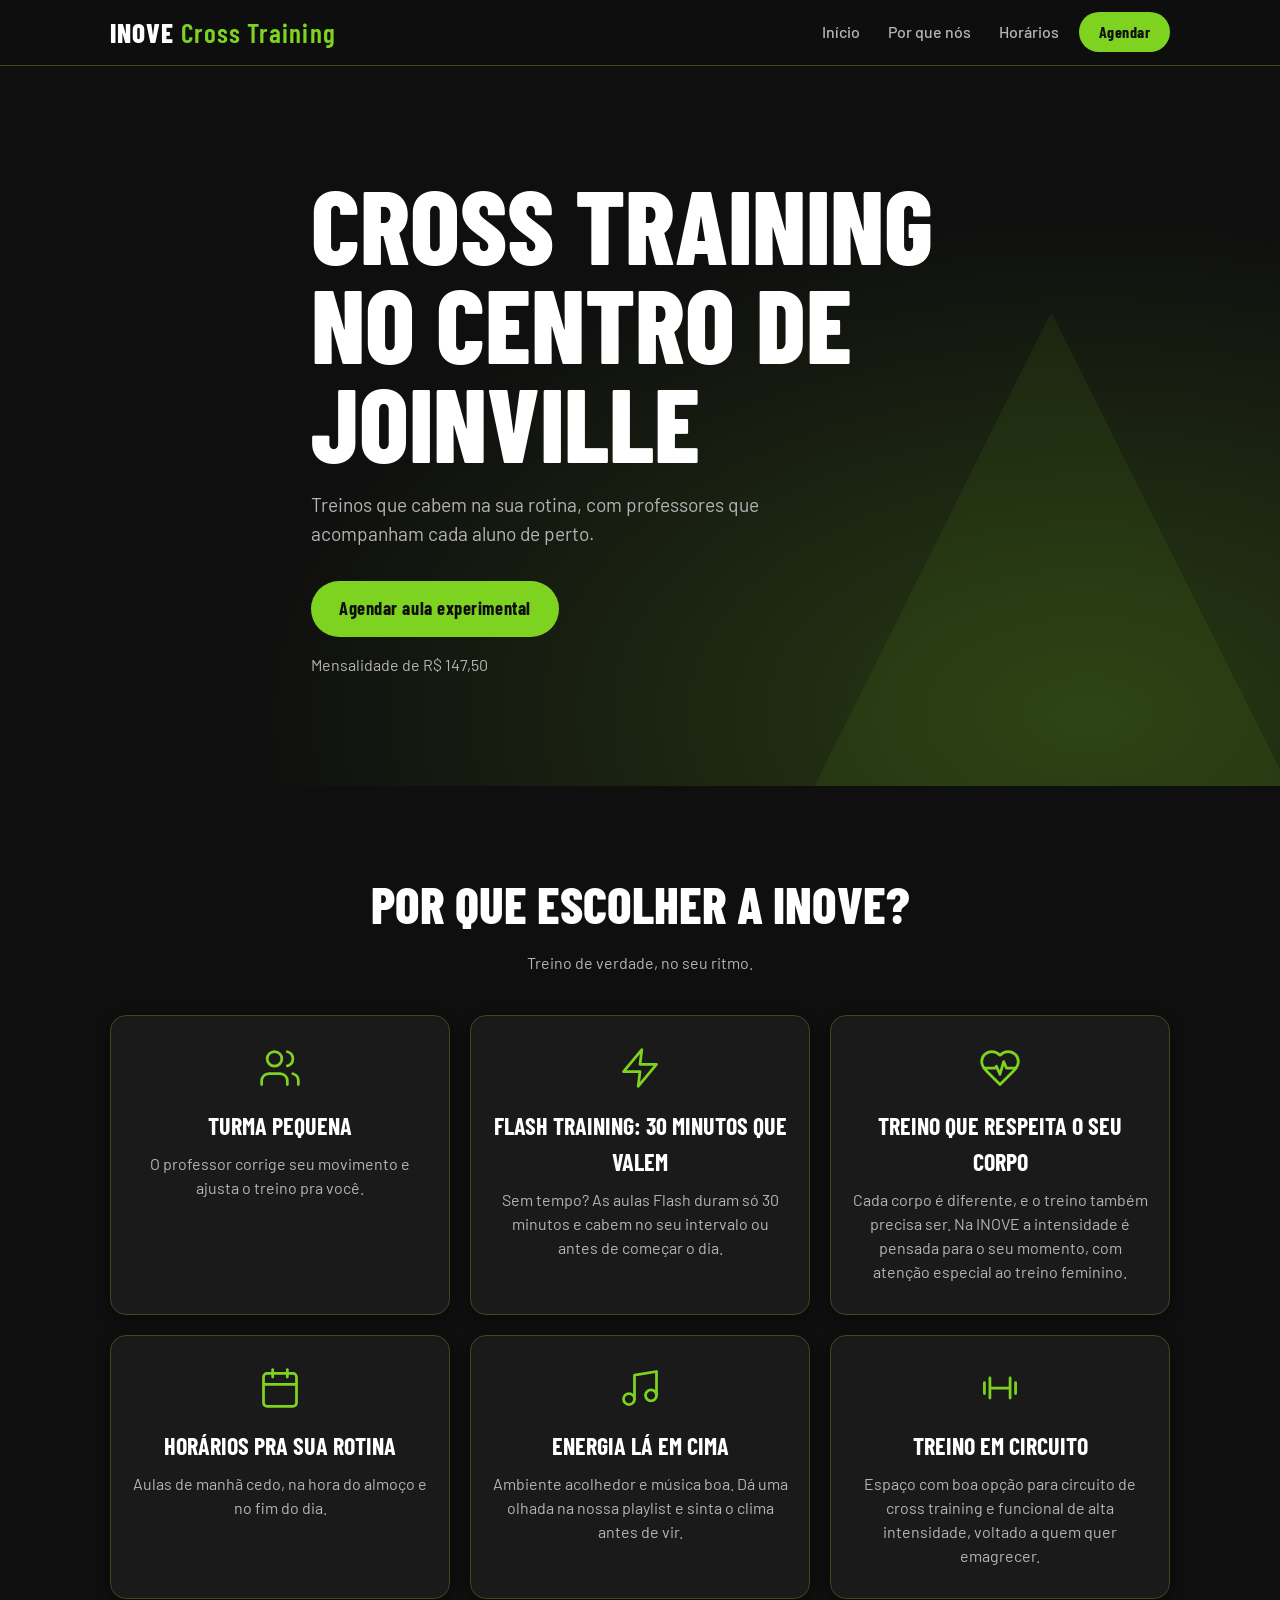
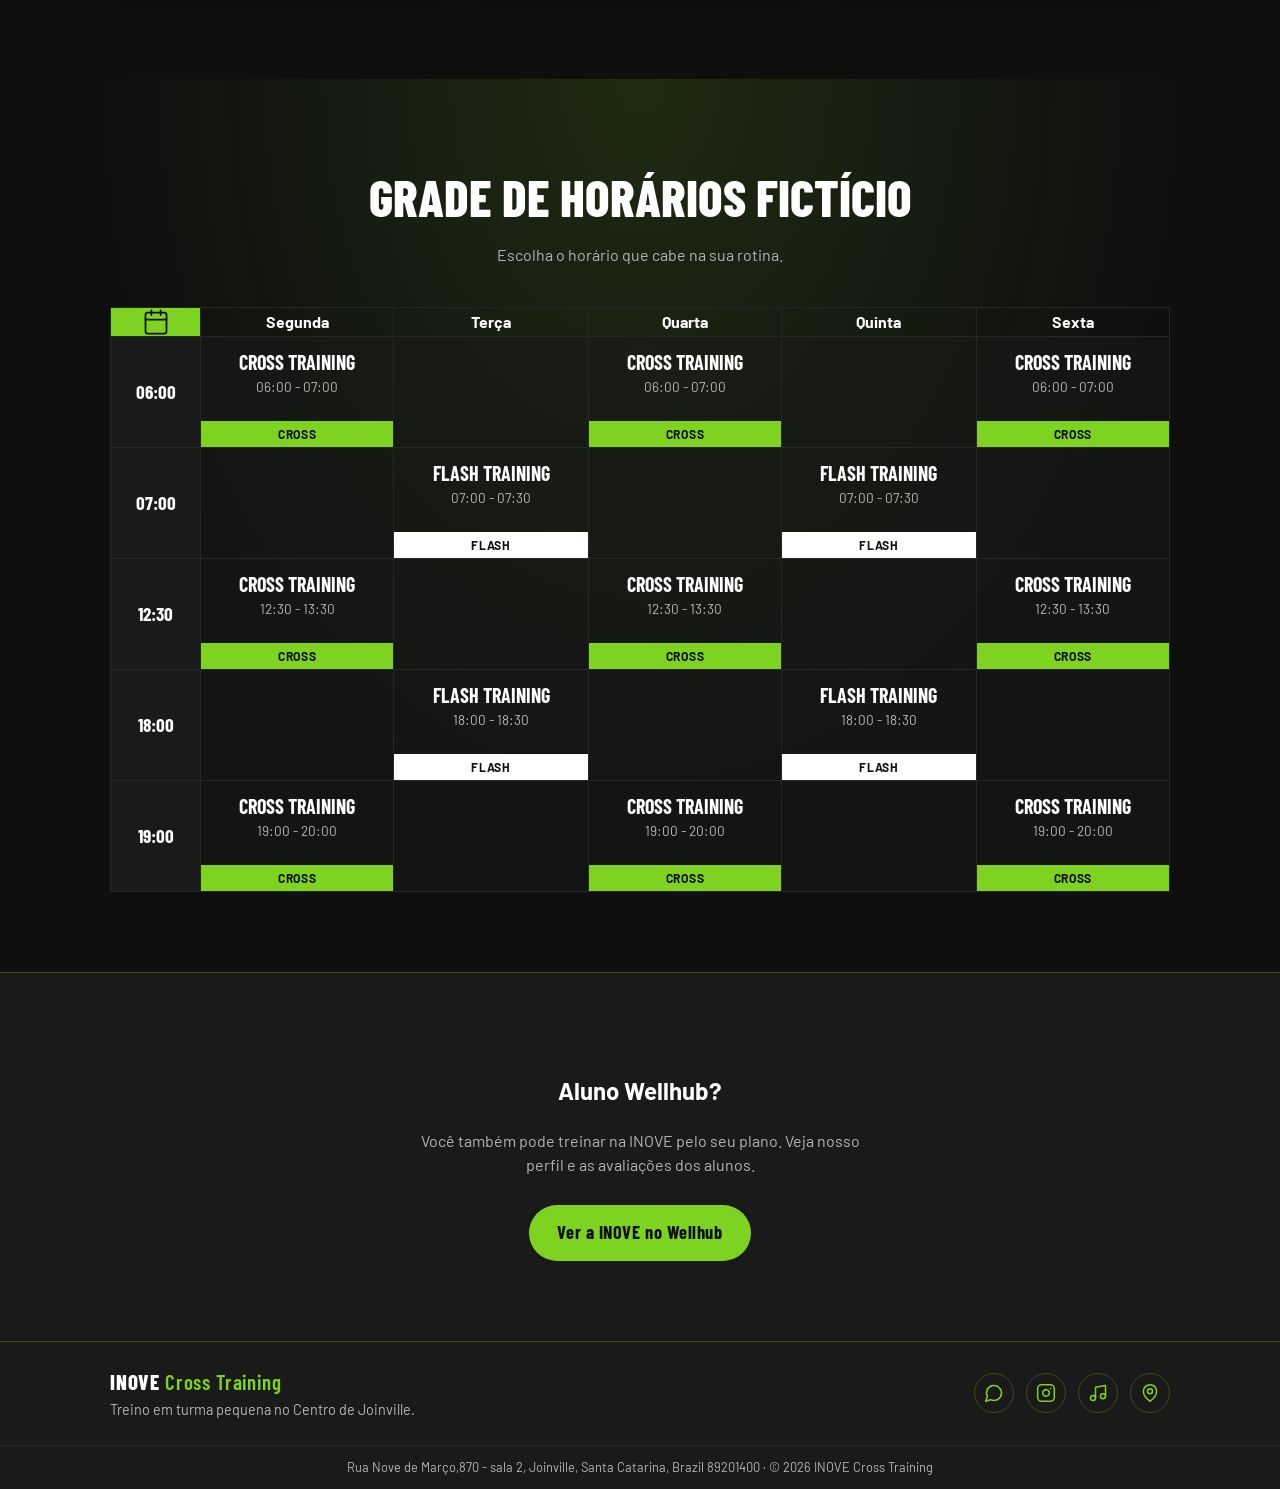
<file: index.html>
<!DOCTYPE html>
<html lang="pt-BR">

<head>
  <meta charset="UTF-8">
  <meta name="viewport" content="width=device-width, initial-scale=1.0">
  <title>INOVE Cross Training | Joinville</title>
  <meta name="description" content="Cross training no Centro de Joinville. Agende sua aula experimental.">
  <link rel="preconnect" href="https://fonts.googleapis.com">
  <link rel="preconnect" href="https://fonts.gstatic.com" crossorigin>
  <link
    href="https://fonts.googleapis.com/css2?family=Barlow:wght@400;500&family=Barlow+Condensed:wght@600;700;800&display=swap"
    rel="stylesheet">
  <link rel="stylesheet" href="landpage.css">
</head>

<body>

  <header class="topo">
    <div class="container barra">
      <a class="logo" href="#inicio">INOVE <span>Cross Training</span></a>
      <nav class="menu" aria-label="Principal">
        <a href="#inicio">Início</a>
        <a href="#por-que">Por que nós</a>
        <a href="#grade-horario">Horários</a>
      </nav>
      <a class="botao botao-menu"
        href="https://wa.me/5547984576441?text=Oi!%20Quero%20agendar%20minha%20aula%20experimental%20na%20INOVE"
        target="_blank" rel="noopener">Agendar</a>
    </div>
  </header>

  <main>
    <section class="hero" id="inicio">
      <div class="container hero-conteudo">
        <h1>Cross training no Centro de Joinville</h1>
        <p class="hero-texto">Treinos que cabem na sua rotina, com professores que acompanham cada aluno de perto.</p>
        <!-- confirmar com o dono se a aula experimental e gratuita -->
        <a class="botao"
          href="https://wa.me/5547984576441?text=Oi!%20Quero%20agendar%20minha%20aula%20experimental%20na%20INOVE"
          target="_blank" rel="noopener">Agendar aula experimental</a>
        <p class="hero-preco">Mensalidade de R$ 147,50</p>
      </div>
    </section>

    <section class="por-que" id="por-que">
      <div class="container">
        <h2>Por que escolher a INOVE?</h2>
        <p class="sub">Treino de verdade, no seu ritmo.</p>

        <div class="cards">
          <div class="card">
            <div class="icone">
              <svg viewBox="0 0 24 24" aria-hidden="true">
                <path d="M16 21v-2a4 4 0 0 0-4-4H6a4 4 0 0 0-4 4v2" />
                <circle cx="9" cy="7" r="4" />
                <path d="M22 21v-2a4 4 0 0 0-3-3.87" />
                <path d="M16 3.13a4 4 0 0 1 0 7.75" />
              </svg>
            </div>
            <h3>Turma pequena</h3>
            <p>O professor corrige seu movimento e ajusta o treino pra você.</p>
          </div>
          <div class="card">
            <div class="icone">
              <svg viewBox="0 0 24 24" aria-hidden="true">
                <polygon points="13 2 3 14 12 14 11 22 21 10 12 10 13 2" />
              </svg>
            </div>
            <h3>Flash Training: 30 minutos que valem</h3>
            <!-- confirmar dias e horarios atuais -->
            <p>Sem tempo? As aulas Flash duram só 30 minutos e cabem no seu intervalo ou antes de começar o dia.</p>
          </div>
          <div class="card">
            <div class="icone">
              <svg viewBox="0 0 24 24" aria-hidden="true">
                <path
                  d="M19 14c1.49-1.46 3-3.21 3-5.5A5.5 5.5 0 0 0 16.5 3c-1.76 0-3 .5-4.5 2-1.5-1.5-2.74-2-4.5-2A5.5 5.5 0 0 0 2 8.5c0 2.3 1.5 4.05 3 5.5l7 7Z" />
                <path d="M3.22 12H9.5l.5-1 2 4.5 2-7 1.5 3.5h5.27" />
              </svg>
            </div>
            <h3>Treino que respeita o seu corpo</h3>
            <p>Cada corpo é diferente, e o treino também precisa ser. Na INOVE a intensidade é pensada para o seu
              momento,
              com atenção especial ao treino feminino.</p>
          </div>
          <div class="card">
            <div class="icone">
              <svg viewBox="0 0 24 24" aria-hidden="true">
                <rect x="3" y="4" width="18" height="18" rx="2" />
                <path d="M16 2v4M8 2v4M3 10h18" />
              </svg>
            </div>
            <h3>Horários pra sua rotina</h3>
            <!-- confirmar grade atual -->
            <p>Aulas de manhã cedo, na hora do almoço e no fim do dia.</p>
          </div>
          <div class="card">
            <div class="icone">
              <svg viewBox="0 0 24 24" aria-hidden="true">
                <path d="M9 18V5l12-2v13" />
                <circle cx="6" cy="18" r="3" />
                <circle cx="18" cy="16" r="3" />
              </svg>
            </div>
            <h3>Energia lá em cima</h3>
            <p>Ambiente acolhedor e música boa. Dá uma olhada na nossa playlist e sinta o clima antes de vir.</p>
          </div>
          <div class="card">
            <div class="icone">
              <svg viewBox="0 0 24 24" aria-hidden="true">
                <path d="M6.5 6.5v11M17.5 6.5v11M3.5 9v6M20.5 9v6M6.5 12h11" />
              </svg>
            </div>
            <h3>Treino em circuito</h3>
            <p>Espaço com boa opção para circuito de cross training e funcional de alta intensidade, voltado a quem quer
              emagrecer.</p>
          </div>
        </div>
      </div>
    </section>

    <section class="grade-horario" id="grade-horario">
      <div class="container">
        <h2 class="titulo-horario">Grade de horários Fictício</h2>
        <p class="sub">Escolha o horário que cabe na sua rotina.</p>

        <!-- DADOS DE EXEMPLO: troque pela grade atual confirmada com o dono da INOVE -->
        <div class="tabela-rolagem">
          <table class="grade">
            <thead>
              <tr>
                <th scope="col" class="canto"><svg viewBox="0 0 24 24" aria-hidden="true">
                    <rect x="3" y="4" width="18" height="18" rx="2" />
                    <path d="M16 2v4M8 2v4M3 10h18" />
                  </svg></th>
                <th scope="col">Segunda</th>
                <th scope="col">Terça</th>
                <th scope="col">Quarta</th>
                <th scope="col">Quinta</th>
                <th scope="col">Sexta</th>
              </tr>
            </thead>
            <tbody>
              <tr>
                <th scope="row">06:00</th>
                <td>
                  <div class="aula">
                    <div>
                      <p class="aula-nome">Cross Training</p>
                      <p class="aula-hora">06:00 - 07:00</p>
                    </div><span class="tag tag-cross">Cross</span>
                  </div>
                </td>
                <td></td>
                <td>
                  <div class="aula">
                    <div>
                      <p class="aula-nome">Cross Training</p>
                      <p class="aula-hora">06:00 - 07:00</p>
                    </div><span class="tag tag-cross">Cross</span>
                  </div>
                </td>
                <td></td>
                <td>
                  <div class="aula">
                    <div>
                      <p class="aula-nome">Cross Training</p>
                      <p class="aula-hora">06:00 - 07:00</p>
                    </div><span class="tag tag-cross">Cross</span>
                  </div>
                </td>
              </tr>
              <tr>
                <th scope="row">07:00</th>
                <td></td>
                <td>
                  <div class="aula">
                    <div>
                      <p class="aula-nome">Flash Training</p>
                      <p class="aula-hora">07:00 - 07:30</p>
                    </div><span class="tag tag-flash">Flash</span>
                  </div>
                </td>
                <td></td>
                <td>
                  <div class="aula">
                    <div>
                      <p class="aula-nome">Flash Training</p>
                      <p class="aula-hora">07:00 - 07:30</p>
                    </div><span class="tag tag-flash">Flash</span>
                  </div>
                </td>
                <td></td>
              </tr>
              <tr>
                <th scope="row">12:30</th>
                <td>
                  <div class="aula">
                    <div>
                      <p class="aula-nome">Cross Training</p>
                      <p class="aula-hora">12:30 - 13:30</p>
                    </div><span class="tag tag-cross">Cross</span>
                  </div>
                </td>
                <td></td>
                <td>
                  <div class="aula">
                    <div>
                      <p class="aula-nome">Cross Training</p>
                      <p class="aula-hora">12:30 - 13:30</p>
                    </div><span class="tag tag-cross">Cross</span>
                  </div>
                </td>
                <td></td>
                <td>
                  <div class="aula">
                    <div>
                      <p class="aula-nome">Cross Training</p>
                      <p class="aula-hora">12:30 - 13:30</p>
                    </div><span class="tag tag-cross">Cross</span>
                  </div>
                </td>
              </tr>
              <tr>
                <th scope="row">18:00</th>
                <td></td>
                <td>
                  <div class="aula">
                    <div>
                      <p class="aula-nome">Flash Training</p>
                      <p class="aula-hora">18:00 - 18:30</p>
                    </div><span class="tag tag-flash">Flash</span>
                  </div>
                </td>
                <td></td>
                <td>
                  <div class="aula">
                    <div>
                      <p class="aula-nome">Flash Training</p>
                      <p class="aula-hora">18:00 - 18:30</p>
                    </div><span class="tag tag-flash">Flash</span>
                  </div>
                </td>
                <td></td>
              </tr>
              <tr>
                <th scope="row">19:00</th>
                <td>
                  <div class="aula">
                    <div>
                      <p class="aula-nome">Cross Training</p>
                      <p class="aula-hora">19:00 - 20:00</p>
                    </div><span class="tag tag-cross">Cross</span>
                  </div>
                </td>
                <td></td>
                <td>
                  <div class="aula">
                    <div>
                      <p class="aula-nome">Cross Training</p>
                      <p class="aula-hora">19:00 - 20:00</p>
                    </div><span class="tag tag-cross">Cross</span>
                  </div>
                </td>
                <td></td>
                <td>
                  <div class="aula">
                    <div>
                      <p class="aula-nome">Cross Training</p>
                      <p class="aula-hora">19:00 - 20:00</p>
                    </div><span class="tag tag-cross">Cross</span>
                  </div>
                </td>
              </tr>
            </tbody>
          </table>
        </div>
      </div>
    </section>
    <section class="wellhub">
      <div class="container">
        <h2 class="titulo-wellhub">Aluno Wellhub?</h2>
        <p class="texto-wellhub">Você também pode treinar na INOVE pelo seu plano. Veja nosso perfil e as avaliações dos
          alunos.</p>
        <a class="botao" href="https://wellhub.com/pt-br/search/partners/inove-crosstraining-centro/" target="_blank"
          rel="noopener">Ver a INOVE no Wellhub</a>
      </div>
    </section>
  </main>
  <!-- Cole depois do </main>, no lugar do rodapé antigo -->
  <footer class="rodape" id="contato">
    <div class="container rodape-conteudo">
      <div class="rodape-marca">
        <a class="logo" href="#inicio">INOVE <span>Cross Training</span></a>
        <p>Treino em turma pequena no Centro de Joinville.</p>
      </div>

      <nav class="rodape-links" aria-label="Contato e redes sociais">
        <!-- WhatsApp: use o mesmo link dos botoes da pagina -->
        <a href="https://wa.me/5547984576441?text=Oi!%20Quero%20agendar%20minha%20aula%20experimental%20na%20INOVE"
          target="_blank" rel="noopener" aria-label="WhatsApp" title="WhatsApp">
          <svg viewBox="0 0 24 24" aria-hidden="true"><path d="M7.9 20A9 9 0 1 0 4 16.1L2 22Z" /></svg>
        </a>
        <a href="https://instagram.com/inovecrosstraining" target="_blank" rel="noopener" aria-label="Instagram"
          title="Instagram">
          <svg viewBox="0 0 24 24" aria-hidden="true"><rect width="20" height="20" x="2" y="2" rx="5" ry="5" /><path d="M16 11.37A4 4 0 1 1 12.63 8 4 4 0 0 1 16 11.37z" /><line x1="17.5" x2="17.51" y1="6.5" y2="6.5" /></svg>
        </a>
  
        <a href="https://open.spotify.com/playlist/3cb7h56JDDEL9BMVdfWato" target="_blank" rel="noopener" aria-label="Playlist no Spotify" title="Playlist">
          <svg viewBox="0 0 24 24" aria-hidden="true"><path d="M9 18V5l12-2v13" /><circle cx="6" cy="18" r="3" /><circle cx="18" cy="16" r="3" /></svg>
        </a>
        
        <a href="https://www.google.com/maps/place/INOVE+CROSS+TRAINING/@-26.3011949,-48.8531825,17z/data=!3m1!4b1!4m6!3m5!1s0x94deb1305b079dab:0xd76ab19c5251b029!8m2!3d-26.3011949!4d-48.8506076!16s%2Fg%2F11nl80nn78?entry=ttu&g_ep=EgoyMDI2MTExNi4wIKXMDSoASAFQAw%3D%3D/" target="_blank" rel="noopener" aria-label="Ver no mapa" title="Ver no mapa">
          <svg viewBox="0 0 24 24" aria-hidden="true"><path d="M20 10c0 6-8 12-8 12s-8-6-8-12a8 8 0 0 1 16 0Z" /><circle cx="12" cy="10" r="3" /></svg>
        </a>
      </nav>
    </div>

    <p class="rodape-fim">Rua Nove de Março,870 - sala 2, Joinville, Santa Catarina, Brazil 89201400 · © 2026 INOVE Cross Training</p>
  </footer>

</body>

</html>
</file>
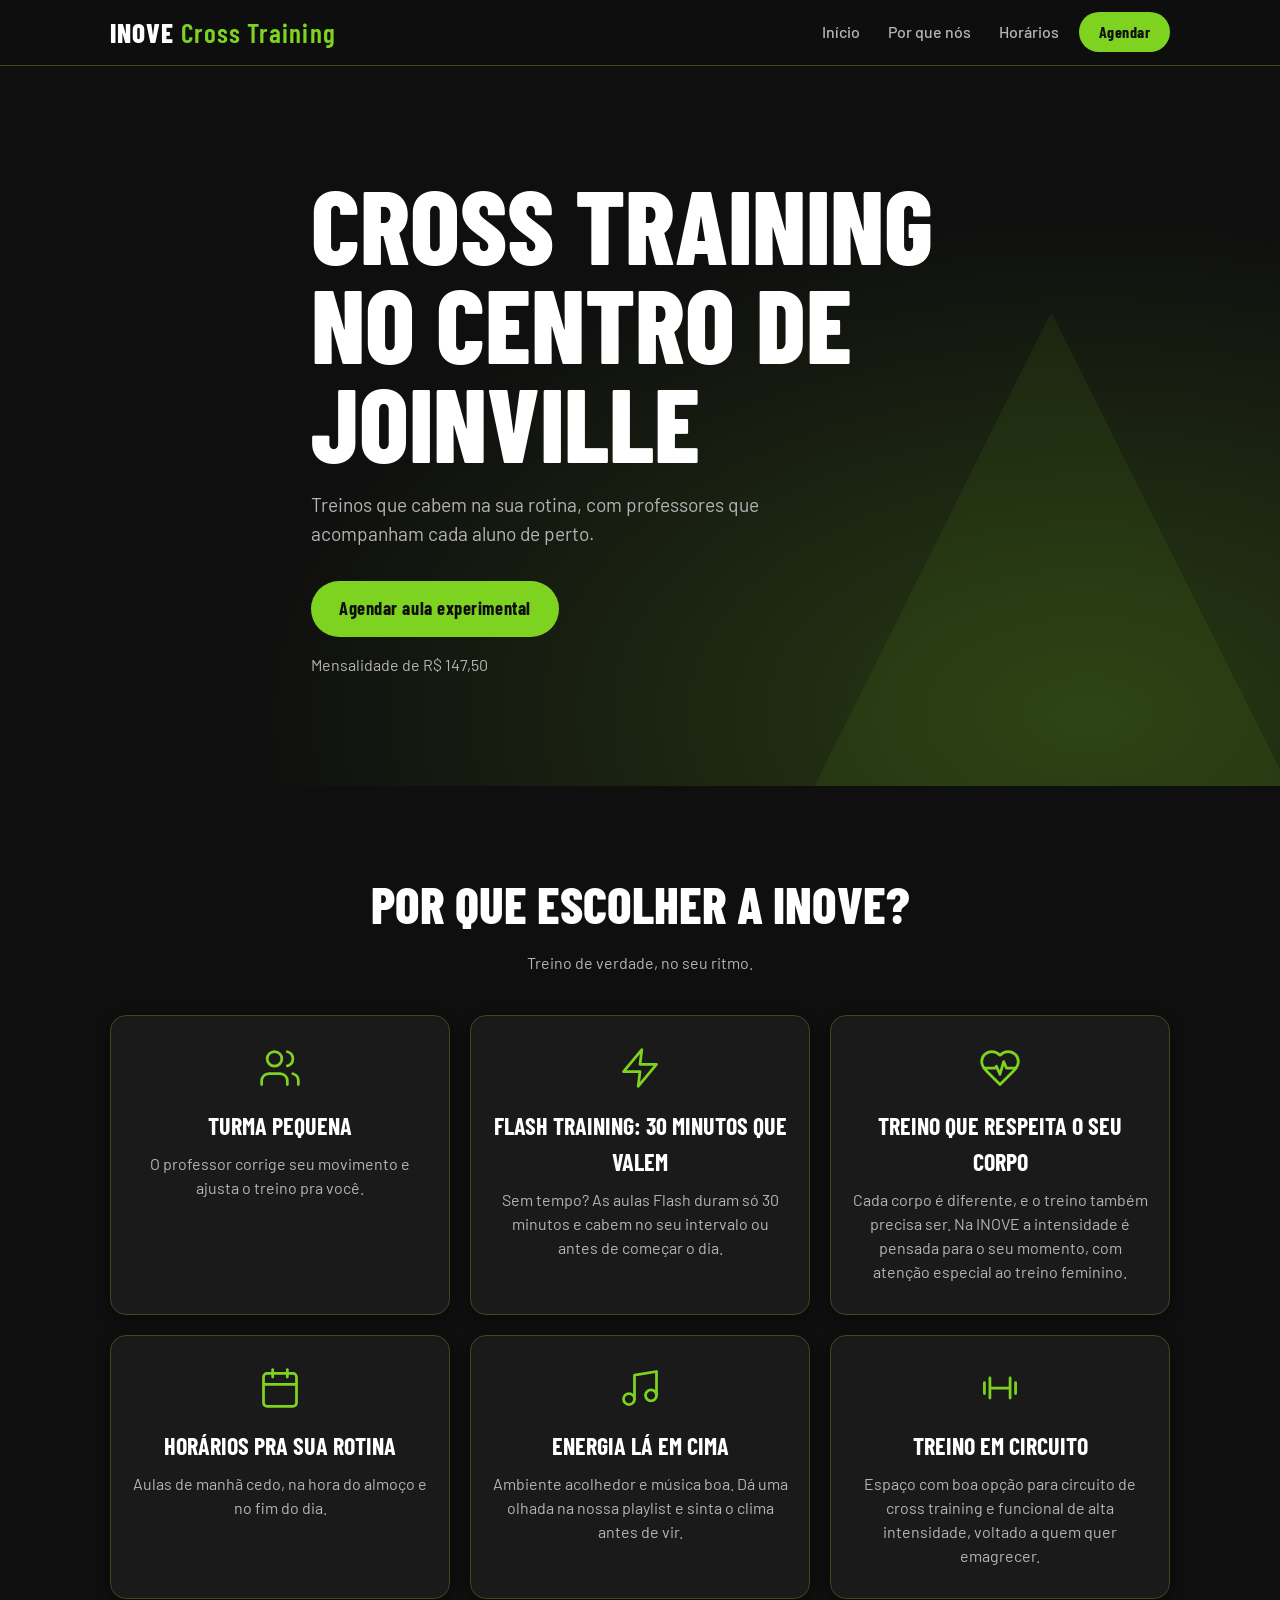
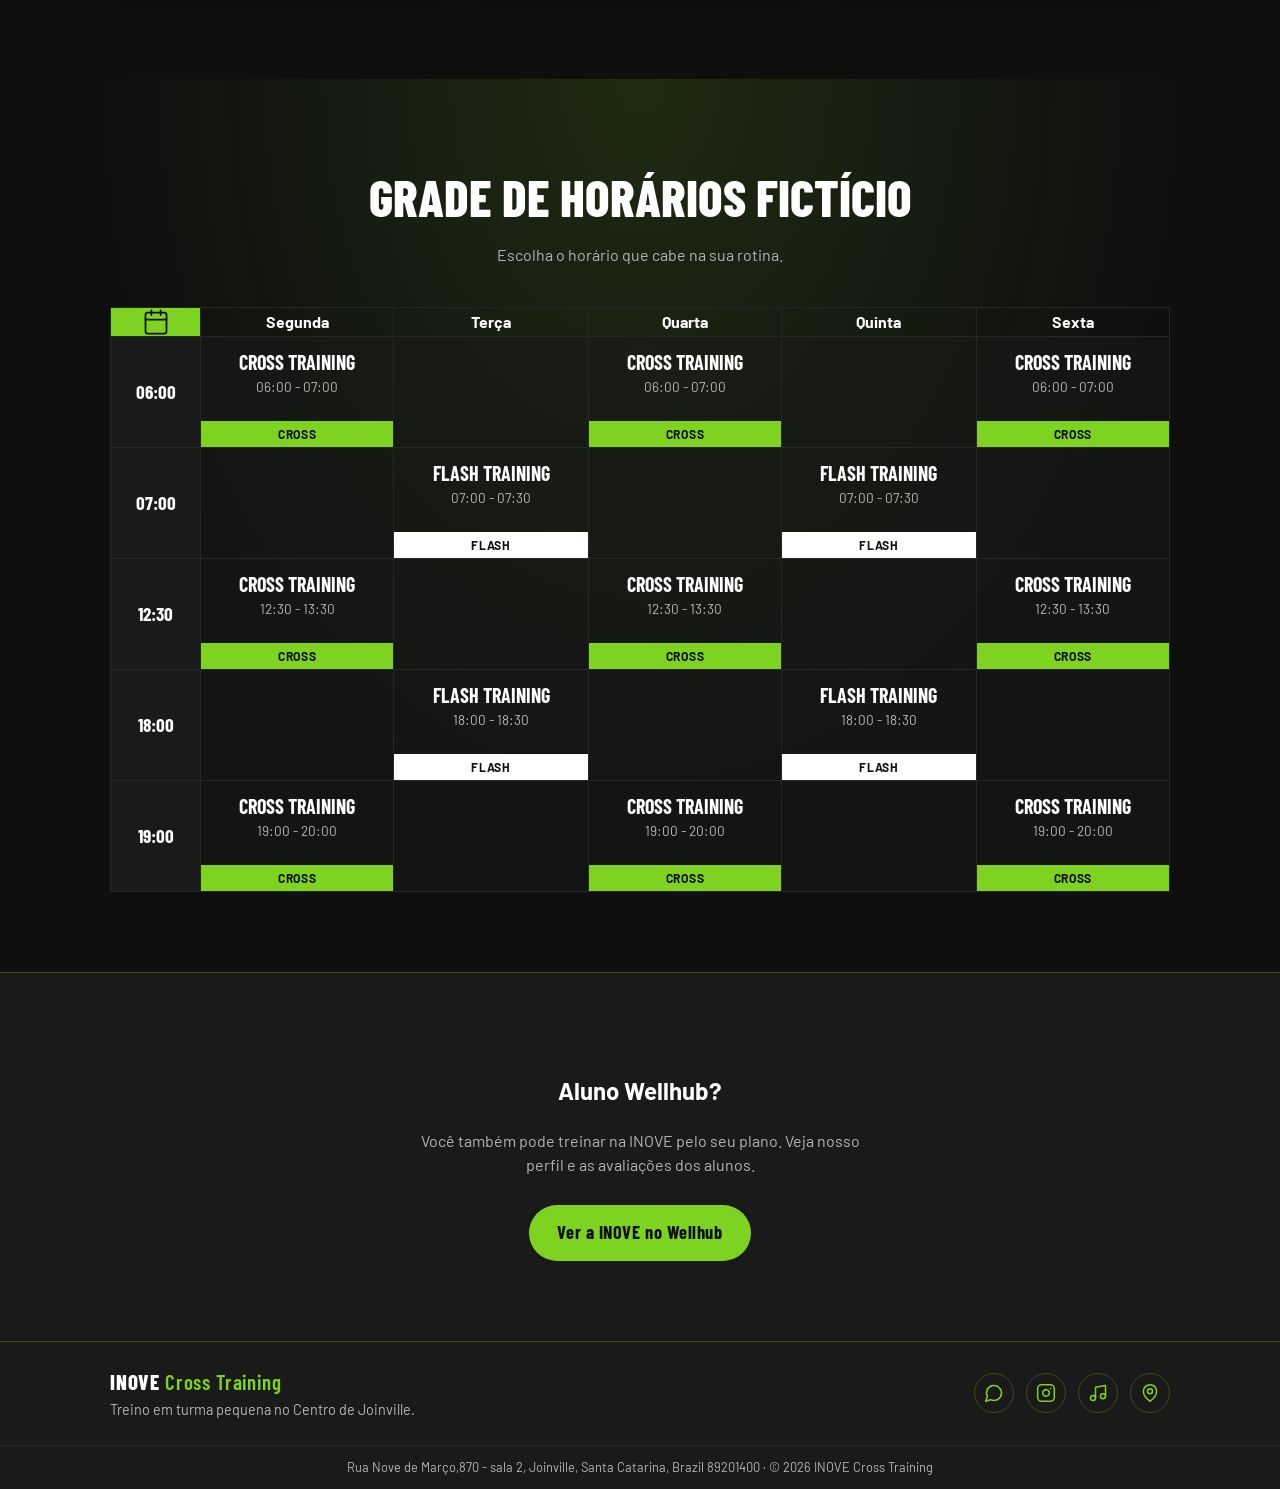
<file: landpage.html>
<!DOCTYPE html>
<html lang="pt-BR">

<head>
  <meta charset="UTF-8">
  <meta name="viewport" content="width=device-width, initial-scale=1.0">
  <title>INOVE Cross Training | Joinville</title>
  <meta name="description" content="Cross training no Centro de Joinville. Agende sua aula experimental.">
  <link rel="preconnect" href="https://fonts.googleapis.com">
  <link rel="preconnect" href="https://fonts.gstatic.com" crossorigin>
  <link
    href="https://fonts.googleapis.com/css2?family=Barlow:wght@400;500&family=Barlow+Condensed:wght@600;700;800&display=swap"
    rel="stylesheet">
  <link rel="stylesheet" href="landpage.css">
</head>

<body>

  <header class="topo">
    <div class="container barra">
      <a class="logo" href="#inicio">INOVE <span>Cross Training</span></a>
      <nav class="menu" aria-label="Principal">
        <a href="#inicio">Início</a>
        <a href="#por-que">Por que nós</a>
        <a href="#grade-horario">Horários</a>
      </nav>
      <a class="botao botao-menu"
        href="https://wa.me/5547984576441?text=Oi!%20Quero%20agendar%20minha%20aula%20experimental%20na%20INOVE"
        target="_blank" rel="noopener">Agendar</a>
    </div>
  </header>

  <main>
    <section class="hero" id="inicio">
      <div class="container hero-conteudo">
        <h1>Cross training no Centro de Joinville</h1>
        <p class="hero-texto">Treinos que cabem na sua rotina, com professores que acompanham cada aluno de perto.</p>
        <!-- confirmar com o dono se a aula experimental e gratuita -->
        <a class="botao"
          href="https://wa.me/5547984576441?text=Oi!%20Quero%20agendar%20minha%20aula%20experimental%20na%20INOVE"
          target="_blank" rel="noopener">Agendar aula experimental</a>
        <p class="hero-preco">Mensalidade de R$ 147,50</p>
      </div>
    </section>

    <section class="por-que" id="por-que">
      <div class="container">
        <h2>Por que escolher a INOVE?</h2>
        <p class="sub">Treino de verdade, no seu ritmo.</p>

        <div class="cards">
          <div class="card">
            <div class="icone">
              <svg viewBox="0 0 24 24" aria-hidden="true">
                <path d="M16 21v-2a4 4 0 0 0-4-4H6a4 4 0 0 0-4 4v2" />
                <circle cx="9" cy="7" r="4" />
                <path d="M22 21v-2a4 4 0 0 0-3-3.87" />
                <path d="M16 3.13a4 4 0 0 1 0 7.75" />
              </svg>
            </div>
            <h3>Turma pequena</h3>
            <p>O professor corrige seu movimento e ajusta o treino pra você.</p>
          </div>
          <div class="card">
            <div class="icone">
              <svg viewBox="0 0 24 24" aria-hidden="true">
                <polygon points="13 2 3 14 12 14 11 22 21 10 12 10 13 2" />
              </svg>
            </div>
            <h3>Flash Training: 30 minutos que valem</h3>
            <!-- confirmar dias e horarios atuais -->
            <p>Sem tempo? As aulas Flash duram só 30 minutos e cabem no seu intervalo ou antes de começar o dia.</p>
          </div>
          <div class="card">
            <div class="icone">
              <svg viewBox="0 0 24 24" aria-hidden="true">
                <path
                  d="M19 14c1.49-1.46 3-3.21 3-5.5A5.5 5.5 0 0 0 16.5 3c-1.76 0-3 .5-4.5 2-1.5-1.5-2.74-2-4.5-2A5.5 5.5 0 0 0 2 8.5c0 2.3 1.5 4.05 3 5.5l7 7Z" />
                <path d="M3.22 12H9.5l.5-1 2 4.5 2-7 1.5 3.5h5.27" />
              </svg>
            </div>
            <h3>Treino que respeita o seu corpo</h3>
            <p>Cada corpo é diferente, e o treino também precisa ser. Na INOVE a intensidade é pensada para o seu
              momento,
              com atenção especial ao treino feminino.</p>
          </div>
          <div class="card">
            <div class="icone">
              <svg viewBox="0 0 24 24" aria-hidden="true">
                <rect x="3" y="4" width="18" height="18" rx="2" />
                <path d="M16 2v4M8 2v4M3 10h18" />
              </svg>
            </div>
            <h3>Horários pra sua rotina</h3>
            <!-- confirmar grade atual -->
            <p>Aulas de manhã cedo, na hora do almoço e no fim do dia.</p>
          </div>
          <div class="card">
            <div class="icone">
              <svg viewBox="0 0 24 24" aria-hidden="true">
                <path d="M9 18V5l12-2v13" />
                <circle cx="6" cy="18" r="3" />
                <circle cx="18" cy="16" r="3" />
              </svg>
            </div>
            <h3>Energia lá em cima</h3>
            <p>Ambiente acolhedor e música boa. Dá uma olhada na nossa playlist e sinta o clima antes de vir.</p>
          </div>
          <div class="card">
            <div class="icone">
              <svg viewBox="0 0 24 24" aria-hidden="true">
                <path d="M6.5 6.5v11M17.5 6.5v11M3.5 9v6M20.5 9v6M6.5 12h11" />
              </svg>
            </div>
            <h3>Treino em circuito</h3>
            <p>Espaço com boa opção para circuito de cross training e funcional de alta intensidade, voltado a quem quer
              emagrecer.</p>
          </div>
        </div>
      </div>
    </section>

    <section class="grade-horario" id="grade-horario">
      <div class="container">
        <h2 class="titulo-horario">Grade de horários Fictício</h2>
        <p class="sub">Escolha o horário que cabe na sua rotina.</p>

        <!-- DADOS DE EXEMPLO: troque pela grade atual confirmada com o dono da INOVE -->
        <div class="tabela-rolagem">
          <table class="grade">
            <thead>
              <tr>
                <th scope="col" class="canto"><svg viewBox="0 0 24 24" aria-hidden="true">
                    <rect x="3" y="4" width="18" height="18" rx="2" />
                    <path d="M16 2v4M8 2v4M3 10h18" />
                  </svg></th>
                <th scope="col">Segunda</th>
                <th scope="col">Terça</th>
                <th scope="col">Quarta</th>
                <th scope="col">Quinta</th>
                <th scope="col">Sexta</th>
              </tr>
            </thead>
            <tbody>
              <tr>
                <th scope="row">06:00</th>
                <td>
                  <div class="aula">
                    <div>
                      <p class="aula-nome">Cross Training</p>
                      <p class="aula-hora">06:00 - 07:00</p>
                    </div><span class="tag tag-cross">Cross</span>
                  </div>
                </td>
                <td></td>
                <td>
                  <div class="aula">
                    <div>
                      <p class="aula-nome">Cross Training</p>
                      <p class="aula-hora">06:00 - 07:00</p>
                    </div><span class="tag tag-cross">Cross</span>
                  </div>
                </td>
                <td></td>
                <td>
                  <div class="aula">
                    <div>
                      <p class="aula-nome">Cross Training</p>
                      <p class="aula-hora">06:00 - 07:00</p>
                    </div><span class="tag tag-cross">Cross</span>
                  </div>
                </td>
              </tr>
              <tr>
                <th scope="row">07:00</th>
                <td></td>
                <td>
                  <div class="aula">
                    <div>
                      <p class="aula-nome">Flash Training</p>
                      <p class="aula-hora">07:00 - 07:30</p>
                    </div><span class="tag tag-flash">Flash</span>
                  </div>
                </td>
                <td></td>
                <td>
                  <div class="aula">
                    <div>
                      <p class="aula-nome">Flash Training</p>
                      <p class="aula-hora">07:00 - 07:30</p>
                    </div><span class="tag tag-flash">Flash</span>
                  </div>
                </td>
                <td></td>
              </tr>
              <tr>
                <th scope="row">12:30</th>
                <td>
                  <div class="aula">
                    <div>
                      <p class="aula-nome">Cross Training</p>
                      <p class="aula-hora">12:30 - 13:30</p>
                    </div><span class="tag tag-cross">Cross</span>
                  </div>
                </td>
                <td></td>
                <td>
                  <div class="aula">
                    <div>
                      <p class="aula-nome">Cross Training</p>
                      <p class="aula-hora">12:30 - 13:30</p>
                    </div><span class="tag tag-cross">Cross</span>
                  </div>
                </td>
                <td></td>
                <td>
                  <div class="aula">
                    <div>
                      <p class="aula-nome">Cross Training</p>
                      <p class="aula-hora">12:30 - 13:30</p>
                    </div><span class="tag tag-cross">Cross</span>
                  </div>
                </td>
              </tr>
              <tr>
                <th scope="row">18:00</th>
                <td></td>
                <td>
                  <div class="aula">
                    <div>
                      <p class="aula-nome">Flash Training</p>
                      <p class="aula-hora">18:00 - 18:30</p>
                    </div><span class="tag tag-flash">Flash</span>
                  </div>
                </td>
                <td></td>
                <td>
                  <div class="aula">
                    <div>
                      <p class="aula-nome">Flash Training</p>
                      <p class="aula-hora">18:00 - 18:30</p>
                    </div><span class="tag tag-flash">Flash</span>
                  </div>
                </td>
                <td></td>
              </tr>
              <tr>
                <th scope="row">19:00</th>
                <td>
                  <div class="aula">
                    <div>
                      <p class="aula-nome">Cross Training</p>
                      <p class="aula-hora">19:00 - 20:00</p>
                    </div><span class="tag tag-cross">Cross</span>
                  </div>
                </td>
                <td></td>
                <td>
                  <div class="aula">
                    <div>
                      <p class="aula-nome">Cross Training</p>
                      <p class="aula-hora">19:00 - 20:00</p>
                    </div><span class="tag tag-cross">Cross</span>
                  </div>
                </td>
                <td></td>
                <td>
                  <div class="aula">
                    <div>
                      <p class="aula-nome">Cross Training</p>
                      <p class="aula-hora">19:00 - 20:00</p>
                    </div><span class="tag tag-cross">Cross</span>
                  </div>
                </td>
              </tr>
            </tbody>
          </table>
        </div>
      </div>
    </section>
    <section class="wellhub">
      <div class="container">
        <h2 class="titulo-wellhub">Aluno Wellhub?</h2>
        <p class="texto-wellhub">Você também pode treinar na INOVE pelo seu plano. Veja nosso perfil e as avaliações dos
          alunos.</p>
        <a class="botao" href="https://wellhub.com/pt-br/search/partners/inove-crosstraining-centro/" target="_blank"
          rel="noopener">Ver a INOVE no Wellhub</a>
      </div>
    </section>
  </main>
  <!-- Cole depois do </main>, no lugar do rodapé antigo -->
  <footer class="rodape" id="contato">
    <div class="container rodape-conteudo">
      <div class="rodape-marca">
        <a class="logo" href="#inicio">INOVE <span>Cross Training</span></a>
        <p>Treino em turma pequena no Centro de Joinville.</p>
      </div>

      <nav class="rodape-links" aria-label="Contato e redes sociais">
        <!-- WhatsApp: use o mesmo link dos botoes da pagina -->
        <a href="https://wa.me/5547984576441?text=Oi!%20Quero%20agendar%20minha%20aula%20experimental%20na%20INOVE"
          target="_blank" rel="noopener" aria-label="WhatsApp" title="WhatsApp">
          <svg viewBox="0 0 24 24" aria-hidden="true"><path d="M7.9 20A9 9 0 1 0 4 16.1L2 22Z" /></svg>
        </a>
        <a href="https://instagram.com/inovecrosstraining" target="_blank" rel="noopener" aria-label="Instagram"
          title="Instagram">
          <svg viewBox="0 0 24 24" aria-hidden="true"><rect width="20" height="20" x="2" y="2" rx="5" ry="5" /><path d="M16 11.37A4 4 0 1 1 12.63 8 4 4 0 0 1 16 11.37z" /><line x1="17.5" x2="17.51" y1="6.5" y2="6.5" /></svg>
        </a>
  
        <a href="https://open.spotify.com/playlist/3cb7h56JDDEL9BMVdfWato" target="_blank" rel="noopener" aria-label="Playlist no Spotify" title="Playlist">
          <svg viewBox="0 0 24 24" aria-hidden="true"><path d="M9 18V5l12-2v13" /><circle cx="6" cy="18" r="3" /><circle cx="18" cy="16" r="3" /></svg>
        </a>
        
        <a href="https://wellhub.com/pt-br/search/partners/inove-crosstraining-centro/" target="_blank" rel="noopener" aria-label="Ver no mapa" title="Ver no mapa">
          <svg viewBox="0 0 24 24" aria-hidden="true"><path d="M20 10c0 6-8 12-8 12s-8-6-8-12a8 8 0 0 1 16 0Z" /><circle cx="12" cy="10" r="3" /></svg>
        </a>
      </nav>
    </div>

    <p class="rodape-fim">Rua Nove de Março,870 - sala 2, Joinville, Santa Catarina, Brazil 89201400 · © 2026 INOVE Cross Training</p>
  </footer>

</body>

</html>
</file>
<file: landpage.css>
:root {
  --preto: #0f0f0f;
  --grafite: #1a1a1a;
  --verde: #7ed321;
  --verde-escuro: #3a4a1f;
  --branco: #ffffff;
  --cinza: #b5b5b5;
  --sombra: 0 4px 14px rgba(0, 0, 0, 0.4);
  --fonte-titulo: "Barlow Condensed", "Arial Narrow", Arial, sans-serif;
  --fonte-texto: "Barlow", "Segoe UI", Arial, sans-serif;
}

* {
  box-sizing: border-box;
}

html {
  scroll-behavior: smooth;
}

body {
  margin: 0;
  font-family: var(--fonte-texto);
  line-height: 1.5;
  color: var(--branco);
  background-color: var(--preto);
}

.container {
  max-width: 1100px;
  margin: 0 auto;
  padding: 0 20px;
}

/* ---------- Menu ---------- */
.topo {
  position: sticky;
  top: 0;
  z-index: 10;
  background-color: rgba(15, 15, 15, 0.92);
  border-bottom: 1px solid var(--verde-escuro);
}

.barra {
  display: flex;
  align-items: center;
  justify-content: space-between;
  gap: 20px;
  padding-top: 12px;
  padding-bottom: 12px;
}

.logo {
  font-family: var(--fonte-titulo);
  font-size: 1.7rem;
  font-weight: 800;
  letter-spacing: 0.04em;
  color: var(--branco);
  text-decoration: none;
}

.logo span {
  font-weight: 600;
  color: var(--verde);
}

.menu {
  display: flex;
  gap: 28px;
  margin-left: auto;
}

.menu a {
  color: var(--cinza);
  text-decoration: none;
  font-weight: 500;
}

.menu a:hover {
  color: var(--branco);
}

/* ---------- Botão ---------- */
.botao {
  display: inline-block;
  padding: 14px 28px;
  border-radius: 999px;
  background-color: var(--verde);
  color: var(--preto);
  font-family: var(--fonte-titulo);
  font-size: 1.15rem;
  font-weight: 700;
  letter-spacing: 0.03em;
  text-decoration: none;
  transition: background-color 0.2s ease;
}

.botao:hover {
  background-color: var(--branco);
}

.botao-menu {
  padding: 8px 20px;
  font-size: 1rem;
}

a:focus-visible,
.botao:focus-visible {
  outline: 3px solid var(--verde);
  outline-offset: 3px;
}

/* ---------- Hero ---------- */
section[id] {
  scroll-margin-top: 64px;
}

.hero {
  position: relative;
  overflow: hidden;
  min-height: 80vh;
  display: flex;
  align-items: center;
  padding: 80px 0;
  background:
    radial-gradient(ellipse at 85% 90%, rgba(126, 211, 33, 0.22), transparent 55%),
    var(--preto);
}

/* triângulo do logo da INOVE, bem discreto ao fundo */
.hero::after {
  content: "";
  position: absolute;
  right: -4%;
  bottom: -12%;
  width: min(560px, 70vw);
  aspect-ratio: 1;
  background: var(--verde);
  opacity: 0.07;
  clip-path: polygon(50% 0, 100% 100%, 0 100%);
  pointer-events: none;
}

.hero-conteudo {
  position: relative;
  z-index: 1;
}

.hero h1 {
  max-width: 14ch;
  margin: 0 0 20px;
  font-family: var(--fonte-titulo);
  font-size: clamp(3rem, 9vw, 6.5rem);
  font-weight: 800;
  line-height: 0.95;
  text-transform: uppercase;
}

.hero-texto {
  max-width: 48ch;
  margin: 0 0 32px;
  font-size: 1.2rem;
  color: var(--cinza);
}

.hero-preco {
  margin: 16px 0 0;
  color: var(--cinza);
}

/* ---------- Por que escolher ---------- */
.por-que {
  padding: 80px 0;
  text-align: center;
  background-color: var(--preto);
}

.por-que h2 {
  margin: 0 0 8px;
  font-family: var(--fonte-titulo);
  font-size: clamp(2.2rem, 5vw, 3.2rem);
  font-weight: 800;
  text-transform: uppercase;
}

.sub {
  margin: 0 0 40px;
  color: var(--cinza);
}

.cards {
  display: grid;
  grid-template-columns: repeat(auto-fit, minmax(min(280px, 100%), 1fr));
  gap: 20px;
}

.card {
  position: relative;
  padding: 30px 20px;
  border: 1px solid var(--verde-escuro);
  border-radius: 16px;
  background-color: var(--grafite);
  box-shadow: var(--sombra);
  transition: transform 0.3s ease, box-shadow 0.3s ease, border-color 0.3s ease;
}

.card:hover {
  transform: scale(1.05);
  z-index: 2;
  border-color: var(--verde);
  box-shadow: 0 10px 30px rgba(126, 211, 33, 0.25);
}


.icone {
  color: var(--verde);
}

.icone svg,
.canto svg {
  fill: none;
  stroke: currentColor;
  /* o traço usa a cor do "color" */
  stroke-width: 1.5;
  stroke-linecap: round;
  stroke-linejoin: round;
}

.icone svg {
  width: 44px;
  height: 44px;
}

.canto svg {
  width: 28px;
  height: 28px;
  vertical-align: middle;
}

.card h3 {
  margin: 12px 0 8px;
  font-family: var(--fonte-titulo);
  font-size: 1.5rem;
  font-weight: 700;
  text-transform: uppercase;
}

.card p {
  margin: 0;
  color: var(--cinza);
}

/* ---------- Celular ---------- */
@media (max-width: 600px) {
  .menu {
    display: none;
  }

  .barra {
    padding-top: 10px;
    padding-bottom: 10px;
  }

  .hero {
    min-height: 0;
    padding: 56px 0;
  }

  .por-que {
    padding: 56px 0;
  }
}

@media (prefers-reduced-motion: reduce) {
  html {
    scroll-behavior: auto;
  }

  .card,
  .botao {
    transition: none;
  }

  .card:hover {
    transform: none;
  }
}

/* ---------- Grade de horários ---------- */
/* Apague tudo do seu landpage.css a partir de "table {" e cole este arquivo no lugar */

.grade-horario {
  padding: 80px 0;
  text-align: center;
  background:
    radial-gradient(ellipse at 50% 0%, rgba(126, 211, 33, 0.14), transparent 60%),
    var(--preto);
}

.titulo-horario {
  margin: 0 0 8px;
  font-family: var(--fonte-titulo);
  font-size: clamp(2.2rem, 5vw, 3.2rem);
  font-weight: 800;
  text-transform: uppercase;
}

/* no celular a tabela rola para o lado em vez de espremer */
.tabela-rolagem {
  overflow-x: auto;
}

.grade {
  width: 100%;
  min-width: 760px;
  border-collapse: collapse;
  text-align: center;
}

.grade th,
.grade td {
  padding: 0;
  border: 1px solid #262626;
}

/* cabeçalho com os dias */
.garade thed th {
  padding: 18px 8px;
  background-color: var(--grafite);
  font-family: var(--fonte-titulo);
  font-size: 1.1rem;
  letter-spacing: 0.05em;
  text-transform: uppercase;
}

/* canto com o ícone, em verde como o botão */
.grade thead .canto {
  width: 90px;
  background-color: var(--verde);
  color: var(--preto);
}

/* coluna dos horários */
.grade tbody th {
  width: 90px;
  background-color: var(--grafite);
  font-family: var(--fonte-titulo);
  font-size: 1.2rem;
}

.grade td {
  height: 110px;
  background-color: rgba(26, 26, 26, 0.5);
}

/* cada aula dentro da célula */
.aula {
  position: relative;
  display: flex;
  flex-direction: column;
  justify-content: space-between;
  min-height: 110px;
  padding-top: 14px;
  transition: transform 0.3s ease, background-color 0.3s ease, box-shadow 0.3s ease;
}

.aula:hover {
  z-index: 2;
  transform: scale(1.06);
  background-color: var(--grafite);
  box-shadow: 0 10px 30px rgba(126, 211, 33, 0.25);
  outline: 1px solid var(--verde);
}

.aula-nome {
  margin: 0;
  padding: 0 8px;
  font-family: var(--fonte-titulo);
  font-size: 1.25rem;
  font-weight: 700;
  line-height: 1.1;
  text-transform: uppercase;
}

.aula-hora {
  margin: 4px 0 10px;
  font-size: 0.85rem;
  color: var(--cinza);
}

/* faixa colorida na base da célula */
.tag {
  display: block;
  padding: 4px;
  font-size: 0.75rem;
  font-weight: 700;
  letter-spacing: 0.06em;
  text-transform: uppercase;
  color: var(--preto);
}

.tag-cross {
  background-color: var(--verde);
}

.tag-flash {
  background-color: var(--branco);
}

@media (max-width: 600px) {
  .grade-horario {
    padding: 56px 0;
  }
}

@media (prefers-reduced-motion: reduce) {
  .aula {
    transition: none;
  }

  .aula:hover {
    transform: none;
  }
}

.wellhub {
  text-align: center;
  padding: 4 px;
  border-color: var(--grafite);
}

.wellhub {
  padding: 80px 0;
  text-align: center;
  background-color: var(--grafite);
  border-top: 1px solid var(--verde-escuro);
}

.texto-wellhub {
  max-width: 52ch;
  margin: 0 auto 28px;
  color: var(--cinza);
}
/* ---------- Rodapé ---------- */
/* Apague o bloco ".rodape-grade { ... }" e qualquer outra regra de rodapé antiga, e cole isto no lugar */

.rodape {
  background-color: var(--grafite);
  border-top: 1px solid var(--verde-escuro);
  font-size: 0.9rem;
  color: var(--cinza);
}

.rodape-conteudo {
  display: flex;
  align-items: center;
  justify-content: space-between;
  flex-wrap: wrap;
  gap: 16px;
  padding-top: 24px;
  padding-bottom: 24px;
}

.rodape-marca .logo { font-size: 1.3rem; }
.rodape-marca p { margin: 2px 0 0; }

/* ícones redondos de contato e redes sociais */
.rodape-links { display: flex; gap: 12px; }

.rodape-links a {
  display: grid;
  place-items: center;
  width: 40px;
  height: 40px;
  border: 1px solid var(--verde-escuro);
  border-radius: 50%;
  color: var(--verde);
  transition: background-color 0.2s ease, color 0.2s ease, border-color 0.2s ease;
}

.rodape-links a:hover {
  background-color: var(--verde);
  border-color: var(--verde);
  color: var(--preto);
}

.rodape-links svg {
  width: 20px;
  height: 20px;
  fill: none;
  stroke: currentColor;
  stroke-width: 1.8;
  stroke-linecap: round;
  stroke-linejoin: round;
}

/* linha final com endereço e ano */
.rodape-fim {
  margin: 0;
  padding: 12px 20px;
  border-top: 1px solid #262626;
  text-align: center;
  font-size: 0.8rem;
}

@media (max-width: 600px) {
  .rodape-conteudo { flex-direction: column; text-align: center; }
}

@media (prefers-reduced-motion: reduce) {
  .rodape-links a { transition: none; }
}
</file>
